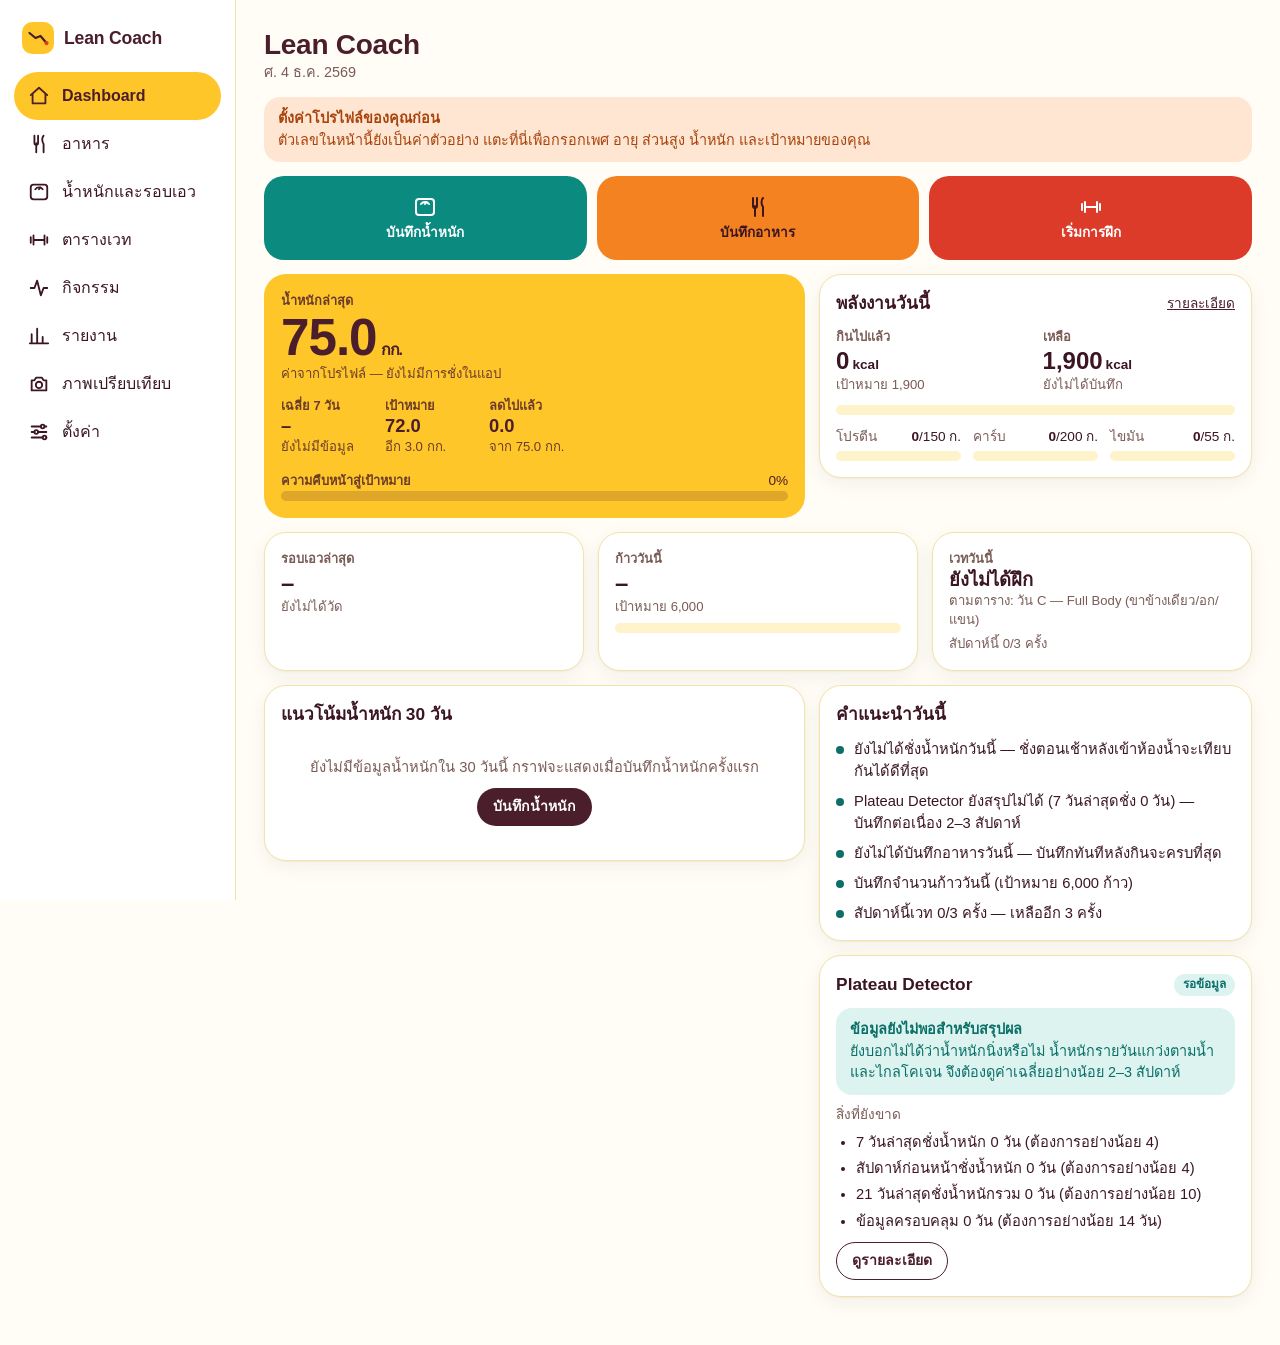
<file: index.html>
<!doctype html>
<html lang="th">
<head>
  <meta charset="utf-8">
  <meta name="viewport" content="width=device-width, initial-scale=1, viewport-fit=cover">
  <title>Lean Coach</title>
  <meta name="description" content="ติดตามการลดไขมันและรักษากล้ามเนื้อ: อาหาร น้ำหนัก รอบเอว เวท และกิจกรรม">
  <meta name="theme-color" content="#ffc629">
  <meta name="apple-mobile-web-app-capable" content="yes">
  <meta name="apple-mobile-web-app-status-bar-style" content="black-translucent">
  <meta name="apple-mobile-web-app-title" content="Lean Coach">
  <meta name="robots" content="noindex">
  <link rel="manifest" href="manifest.webmanifest">
  <link rel="icon" href="icons/icon.svg" type="image/svg+xml">
  <link rel="apple-touch-icon" href="icons/icon-180.png">
  <link rel="stylesheet" href="css/app.css">
</head>
<body>
  <div class="app">
    <aside class="sidebar">
      <div class="brand"><img src="icons/icon.svg" alt="" width="32" height="32"><span>Lean Coach</span></div>
      <nav id="sidebar-nav" aria-label="เมนูหลัก"></nav>
    </aside>
    <main>
      <div id="storage-warning" class="notice notice-warn" hidden>
        เบราว์เซอร์นี้ไม่อนุญาตให้บันทึกข้อมูลถาวร (เช่น โหมดส่วนตัว) ข้อมูลจะหายเมื่อปิดหน้านี้
      </div>
      <div id="view" aria-live="polite">
        <div class="loading"><span class="spinner"></span> กำลังโหลดข้อมูล…</div>
      </div>
    </main>
  </div>
  <div id="more-menu" class="more-menu" hidden></div>
  <nav id="tabbar" class="tabbar" aria-label="เมนูหลัก"></nav>
  <div id="toast-root" class="toast-root"></div>
  <noscript><p style="padding:24px">Lean Coach ต้องใช้ JavaScript</p></noscript>
  <script type="module" src="js/app.js"></script>
</body>
</html>
</file>
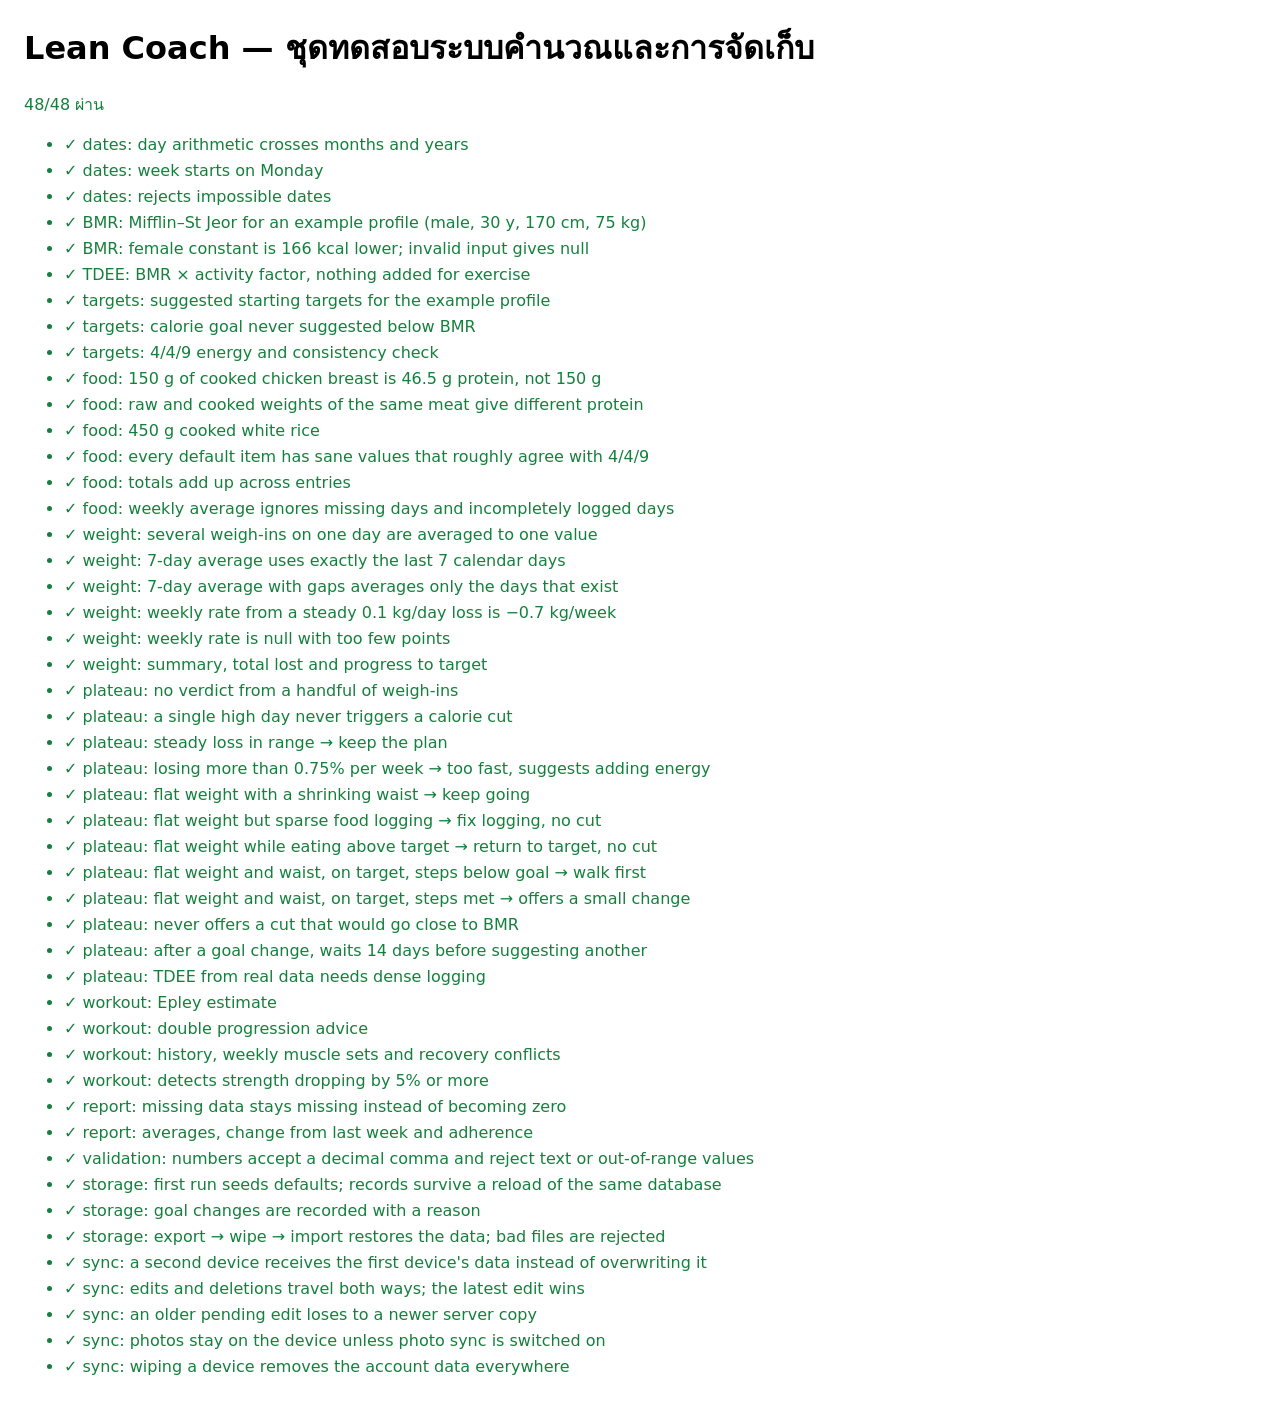
<file: tests/index.html>
<!doctype html>
<html lang="th">
<head>
  <meta charset="utf-8">
  <meta name="viewport" content="width=device-width, initial-scale=1">
  <title>Lean Coach — tests</title>
  <style>
    body { font-family: system-ui, "Segoe UI", "Noto Sans Thai", sans-serif; margin: 24px; line-height: 1.5; }
    .pass { color: #15803d; } .fail { color: #b42318; font-weight: 600; }
    li { margin: 2px 0; } code { background: #f1f1f1; padding: 1px 5px; border-radius: 4px; }
  </style>
</head>
<body>
  <h1>Lean Coach — ชุดทดสอบระบบคำนวณและการจัดเก็บ</h1>
  <p id="summary">กำลังรัน…</p>
  <ul id="results"></ul>
  <script type="module">
    import './domain.test.js';
    import { run } from './harness.js';
    const results = await run();
    const failed = results.filter((r) => !r.pass);
    document.getElementById('summary').textContent = `${results.length - failed.length}/${results.length} ผ่าน${failed.length ? ` — ล้มเหลว ${failed.length}` : ''}`;
    document.getElementById('summary').className = failed.length ? 'fail' : 'pass';
    const list = document.getElementById('results');
    for (const r of results) {
      const li = document.createElement('li');
      li.className = r.pass ? 'pass' : 'fail';
      li.textContent = `${r.pass ? '✓' : '✗'} ${r.name}${r.pass ? '' : ` — ${r.error}`}`;
      list.appendChild(li);
    }
    window.__testResults = results;
  </script>
</body>
</html>
</file>
<file: css/app.css>
/* Palette: sunny yellow blocks, deep maroon ink, white page, bright snack-pack accents. */
:root {
  --bg: #fffdf6;
  --surface: #ffffff;
  --surface-2: #fff3cc;
  --border: #f4e3a6;
  --text: #3b1622;
  --muted: #7a5b55;
  --brand: #ffc629;
  --brand-ink: #4b1e2b;
  --primary: #4b1e2b;
  --primary-2: #6a2a3c;
  --on-primary: #ffffff;
  --tint: #ffe38a;
  --teal: #0b8a80;
  --orange: #f58220;
  --red: #dc3b2a;
  --ok: #0b7a52;
  --ok-bg: #dff5ea;
  --warn: #a8430c;
  --warn-bg: #ffe6d2;
  --info: #0b6f68;
  --info-bg: #dcf3f0;
  --danger: #c0271a;
  --danger-bg: #fde4e0;
  --chart-avg: #0b8a80;
  --chart-raw: #c9ad6a;
  --chart-alt: #f58220;
  --grid: #f6ebc4;
  --radius: 22px;
  --shadow: 0 1px 2px rgba(75, 30, 43, 0.04), 0 6px 20px rgba(75, 30, 43, 0.06);
  --tabbar-h: 62px;
  color-scheme: light;
}

@media (prefers-color-scheme: dark) {
  :root {
    --bg: #1b1013;
    --surface: #2a1a1f;
    --surface-2: #38242a;
    --border: #4a3138;
    --text: #fbeecb;
    --muted: #c8ad9c;
    --brand: #ffc629;
    --brand-ink: #3b1622;
    --primary: #ffc629;
    --primary-2: #ffd45c;
    --on-primary: #3b1622;
    --tint: #4d3a1c;
    --teal: #12a89d;
    --orange: #f58220;
    --red: #e8523f;
    --ok: #55d6a0;
    --ok-bg: #173a2c;
    --warn: #ffb27a;
    --warn-bg: #4a2a16;
    --info: #6fd9d0;
    --info-bg: #143a38;
    --danger: #ff8a7d;
    --danger-bg: #4a1d19;
    --chart-avg: #2cc4b8;
    --chart-raw: #8f7a55;
    --chart-alt: #f58220;
    --grid: #3a272c;
    --shadow: none;
    color-scheme: dark;
  }
}
* { box-sizing: border-box; }
html { -webkit-text-size-adjust: 100%; }
body {
  margin: 0;
  background: var(--bg);
  color: var(--text);
  font-family: -apple-system, BlinkMacSystemFont, "Segoe UI", "Noto Sans Thai", "Leelawadee UI", Thonburi, Tahoma, sans-serif;
  font-size: 16px;
  line-height: 1.5;
  -webkit-font-smoothing: antialiased;
}
h1, h2, h3, p { margin: 0; }
h1 { font-size: 1.75rem; line-height: 1.2; font-weight: 800; letter-spacing: -0.01em; color: var(--primary); }
h2 { font-size: 1.08rem; font-weight: 750; }
h3 { font-size: 0.95rem; font-weight: 650; }
a { color: var(--primary); }
button, input, select, textarea { font: inherit; color: inherit; }
.icon { width: 22px; height: 22px; flex: none; }
.muted { color: var(--muted); }
.small { font-size: 0.85rem; }
.num { font-variant-numeric: tabular-nums; }
[hidden] { display: none !important; }

/* ---------- layout ---------- */
.app { display: flex; min-height: 100vh; }
.sidebar { display: none; }
main {
  flex: 1;
  min-width: 0;
  padding: calc(16px + env(safe-area-inset-top)) 16px calc(var(--tabbar-h) + 28px + env(safe-area-inset-bottom));
  max-width: 1080px;
  margin: 0 auto;
}
#view { display: grid; gap: 14px; }
.page-head { display: flex; align-items: flex-end; justify-content: space-between; gap: 12px; flex-wrap: wrap; }
.page-head p { color: var(--muted); font-size: 0.9rem; }
.grid { display: grid; gap: 14px; }
.grid-2 { grid-template-columns: repeat(2, minmax(0, 1fr)); }
.grid-3 { grid-template-columns: repeat(2, minmax(0, 1fr)); }
.cols { display: grid; gap: 14px; }

.tabbar {
  position: fixed; left: 0; right: 0; bottom: 0; z-index: 20;
  display: grid; grid-template-columns: repeat(5, 1fr);
  background: var(--surface); border-top: 1px solid var(--border);
  padding-bottom: env(safe-area-inset-bottom);
}
.tab {
  display: flex; flex-direction: column; align-items: center; justify-content: center; gap: 2px;
  height: var(--tabbar-h); border: 0; background: none; cursor: pointer;
  color: var(--muted); text-decoration: none; font-size: 0.7rem; font-weight: 600;
}
.tab .icon { padding: 3px 14px; width: 50px; height: 28px; border-radius: 999px; }
.tab.active { color: var(--text); }
.tab.active .icon { background: var(--brand); color: var(--brand-ink); }
.more-menu {
  position: fixed; right: 10px; bottom: calc(var(--tabbar-h) + 10px + env(safe-area-inset-bottom)); z-index: 21;
  background: var(--surface); border: 1px solid var(--border); border-radius: 14px; box-shadow: 0 8px 30px rgba(0,0,0,.18);
  padding: 6px; min-width: 210px;
}
.more-link, .side-link {
  display: flex; align-items: center; gap: 12px; padding: 12px 14px; border-radius: 10px;
  color: var(--text); text-decoration: none; font-weight: 550;
}
.more-link, .side-link { border-radius: 999px; }
.more-link.active, .side-link.active { background: var(--brand); color: var(--brand-ink); }
.side-link:hover, .more-link:hover { background: var(--surface-2); }

@media (min-width: 900px) {
  .sidebar {
    display: flex; flex-direction: column; gap: 18px; width: 236px; flex: none;
    padding: 22px 14px; border-right: 1px solid var(--border); background: var(--surface);
    position: sticky; top: 0; height: 100vh;
  }
  .brand { display: flex; align-items: center; gap: 10px; font-weight: 750; font-size: 1.1rem; padding: 0 8px; }
  .brand { color: var(--primary); font-weight: 850; letter-spacing: -0.01em; }
  .brand img { border-radius: 10px; }
  .tabbar, .more-menu { display: none; }
  main { padding: 28px 28px 48px; }
  .grid-3 { grid-template-columns: repeat(3, minmax(0, 1fr)); }
  .cols { grid-template-columns: minmax(0, 1.25fr) minmax(0, 1fr); align-items: start; }
}

/* ---------- cards ---------- */
.card {
  background: var(--surface); border: 1px solid var(--border); border-radius: var(--radius);
  padding: 16px; box-shadow: var(--shadow); min-width: 0;
}
.card-head { display: flex; align-items: center; justify-content: space-between; gap: 10px; margin-bottom: 10px; }
.card-head .muted { font-size: 0.85rem; }
.hero { background: var(--brand); color: var(--brand-ink); border-color: transparent; box-shadow: none; }
.hero .muted { color: inherit; opacity: 0.8; }
.hero .bar { background: rgba(75, 30, 43, 0.18); }
.hero .bar span { background: var(--brand-ink); }
.hero .stat-big { color: var(--brand-ink); }
.stat-label { font-size: 0.8rem; color: var(--muted); font-weight: 600; }
.stat-value { font-size: 1.5rem; font-weight: 800; line-height: 1.2; font-variant-numeric: tabular-nums; }
.stat-value small { font-size: 0.85rem; font-weight: 600; margin-left: 3px; }
.stat-big { font-size: 3.2rem; font-weight: 850; line-height: 1.05; letter-spacing: -0.02em; font-variant-numeric: tabular-nums; }
.stat-big small { font-size: 1rem; font-weight: 600; margin-left: 4px; }
.stat-sub { font-size: 0.82rem; color: var(--muted); }
.hero .stat-label, .hero .stat-sub { color: inherit; opacity: 0.82; }
.hero-row { display: flex; gap: 18px; flex-wrap: wrap; margin-top: 12px; }
.hero-row > div { min-width: 86px; }
.hero-row .stat-value { font-size: 1.15rem; }

.bar { height: 10px; border-radius: 999px; background: var(--surface-2); overflow: hidden; }
.bar span { display: block; height: 100%; border-radius: 999px; background: var(--primary); }
.bar-over span { background: var(--warn); }
.macro { display: grid; gap: 4px; }
.macro-row { display: flex; justify-content: space-between; font-size: 0.85rem; }
.macros { display: grid; grid-template-columns: repeat(3, minmax(0, 1fr)); gap: 12px; margin-top: 12px; }

.badge {
  display: inline-flex; align-items: center; gap: 4px; padding: 2px 9px; border-radius: 999px;
  font-size: 0.74rem; font-weight: 650; background: var(--surface-2); color: var(--muted); white-space: nowrap;
}
.badge-ok { background: var(--ok-bg); color: var(--ok); }
.badge-warn { background: var(--warn-bg); color: var(--warn); }
.badge-info { background: var(--info-bg); color: var(--info); }
.badge-raw { background: var(--warn-bg); color: var(--warn); }
.badge-cooked { background: var(--info-bg); color: var(--info); }

.notice { border-radius: 16px; padding: 11px 14px; font-size: 0.9rem; background: var(--surface-2); }
.notice-ok { background: var(--ok-bg); color: var(--ok); }
.notice-warn { background: var(--warn-bg); color: var(--warn); }
.notice-info { background: var(--info-bg); color: var(--info); }
.notice b { font-weight: 700; }
.advice { display: grid; gap: 8px; padding: 0; margin: 0; list-style: none; }
.advice li { display: flex; gap: 10px; align-items: flex-start; font-size: 0.92rem; }
.advice .dot-ind { width: 8px; height: 8px; border-radius: 50%; margin-top: 8px; flex: none; background: var(--info); }
.advice .tone-ok .dot-ind { background: var(--ok); }
.advice .tone-warn .dot-ind { background: var(--warn); }
ul.plain { margin: 6px 0 0; padding-left: 20px; display: grid; gap: 4px; font-size: 0.92rem; }

/* ---------- controls ---------- */
.btn {
  display: inline-flex; align-items: center; justify-content: center; gap: 8px;
  min-height: 46px; padding: 0 20px; border-radius: 999px; border: 1px solid transparent;
  font-weight: 700; cursor: pointer; text-decoration: none; white-space: nowrap;
  background: var(--surface-2); color: var(--text);
}
.btn:active { transform: translateY(1px); }
.btn:disabled { opacity: 0.5; cursor: not-allowed; }
.btn-primary { background: var(--primary); color: var(--on-primary); }
.btn-primary:hover { background: var(--primary-2); }
.btn-outline { background: var(--surface); border: 1.5px solid var(--primary); color: var(--primary); }
.btn-ghost { background: transparent; }
.btn-danger { background: var(--danger); color: #fff; }
.btn-sm { min-height: 38px; padding: 0 15px; font-size: 0.88rem; }
.btn-block { width: 100%; }
.btn .icon { width: 18px; height: 18px; }
.btn-row { display: flex; gap: 10px; flex-wrap: wrap; justify-content: flex-end; margin-top: 16px; }
.btn-row.start { justify-content: flex-start; margin-top: 0; }
.icon-btn {
  display: inline-grid; place-items: center; width: 42px; height: 42px; border-radius: 10px;
  border: 0; background: transparent; color: var(--muted); cursor: pointer; flex: none;
}
.icon-btn:hover { background: var(--surface-2); color: var(--text); }
.icon-btn .icon { width: 19px; height: 19px; }
.icon-btn.on { color: var(--orange); }
.icon-btn.on .icon { fill: currentColor; }
.quick { display: grid; grid-template-columns: repeat(3, minmax(0, 1fr)); gap: 10px; }
.quick .btn { flex-direction: column; gap: 6px; min-height: 84px; font-size: 0.85rem; padding: 10px 6px; white-space: normal; text-align: center; line-height: 1.2; border-radius: 20px; color: #fff; }
.quick .btn .icon { width: 24px; height: 24px; }
.quick .btn:nth-child(1) { background: var(--teal); }
.quick .btn:nth-child(2) { background: var(--orange); color: #3b1622; }
.quick .btn:nth-child(3) { background: var(--red); }
.quick .btn:hover { filter: brightness(1.06); }
.seg { display: inline-flex; background: var(--surface-2); border-radius: 999px; padding: 3px; gap: 2px; }
.seg button { border: 0; background: transparent; padding: 7px 13px; border-radius: 999px; font-size: 0.85rem; font-weight: 700; color: var(--muted); cursor: pointer; min-height: 36px; }
.seg button.active { background: var(--primary); color: var(--on-primary); }
.chips { display: flex; gap: 6px; overflow-x: auto; padding-bottom: 4px; scrollbar-width: none; }
.chips::-webkit-scrollbar { display: none; }
.chip { border: 1px solid var(--border); background: var(--surface); border-radius: 999px; padding: 7px 13px; font-size: 0.85rem; font-weight: 600; white-space: nowrap; cursor: pointer; color: var(--muted); min-height: 38px; }
.chip.active { background: var(--primary); border-color: var(--primary); color: var(--on-primary); }

form { display: grid; gap: 12px; }
.field { display: grid; gap: 5px; min-width: 0; }
.field > span, .field > label { font-size: 0.82rem; font-weight: 650; color: var(--muted); }
.field-row { display: grid; grid-template-columns: repeat(2, minmax(0, 1fr)); gap: 10px; }
.field-row.three { grid-template-columns: repeat(3, minmax(0, 1fr)); }
.field-row.four { grid-template-columns: repeat(4, minmax(0, 1fr)); }
input, select, textarea {
  width: 100%; min-height: 46px; padding: 9px 14px; border-radius: 14px;
  border: 1.5px solid var(--border); background: var(--surface); min-width: 0;
}
textarea { min-height: 76px; resize: vertical; }
input:focus-visible, select:focus-visible, textarea:focus-visible, button:focus-visible, a:focus-visible {
  outline: 2px solid var(--primary); outline-offset: 2px;
}
input[type="checkbox"], input[type="radio"] { width: 20px; min-height: 20px; height: 20px; padding: 0; accent-color: var(--primary); }
.check { display: flex; align-items: center; gap: 8px; font-size: 0.92rem; }
.hint { font-size: 0.8rem; color: var(--muted); }

/* ---------- lists ---------- */
.list { display: grid; }
.row { display: flex; align-items: center; gap: 10px; padding: 10px 0; border-top: 1px solid var(--border); min-width: 0; }
.row:first-child { border-top: 0; }
.row-main { flex: 1; min-width: 0; }
.row-title { font-weight: 600; overflow-wrap: anywhere; }
.row-sub { font-size: 0.82rem; color: var(--muted); overflow-wrap: anywhere; }
.row-value { font-weight: 700; font-variant-numeric: tabular-nums; white-space: nowrap; text-align: right; }
.row-btn { width: 100%; text-align: left; background: none; border: 0; padding: 0; cursor: pointer; display: flex; align-items: center; gap: 10px; min-width: 0; }
.empty { text-align: center; color: var(--muted); padding: 18px 8px; display: grid; gap: 10px; justify-items: center; font-size: 0.92rem; }
.loading { display: flex; gap: 10px; align-items: center; justify-content: center; padding: 60px 0; color: var(--muted); }
.spinner { width: 18px; height: 18px; border-radius: 50%; border: 2px solid var(--border); border-top-color: var(--primary); animation: spin 0.8s linear infinite; }
@keyframes spin { to { transform: rotate(360deg); } }
.error-card { display: grid; gap: 10px; border-color: var(--danger); }
.date-nav { display: flex; align-items: center; gap: 4px; }
.date-nav input { width: auto; flex: 1; text-align: center; font-weight: 650; }
.kv { display: grid; grid-template-columns: 1fr auto; gap: 6px 12px; font-size: 0.92rem; }
.kv dt { color: var(--muted); }
.kv dd { margin: 0; font-weight: 650; text-align: right; font-variant-numeric: tabular-nums; }
table.tbl { width: 100%; border-collapse: collapse; font-size: 0.88rem; }
.tbl th, .tbl td { text-align: left; padding: 7px 6px; border-top: 1px solid var(--border); font-variant-numeric: tabular-nums; }
.tbl th { color: var(--muted); font-weight: 650; border-top: 0; font-size: 0.8rem; }

/* ---------- charts ---------- */
.chart { position: relative; touch-action: pan-y; }
.chart svg { display: block; max-width: 100%; }
.chart .grid { stroke: var(--grid); stroke-width: 1; }
.chart .tick { fill: var(--muted); font-size: 11px; }
.chart .band { fill: var(--brand); opacity: 0.28; }
.chart .band-label { fill: var(--muted); font-size: 10.5px; }
.chart .dot { stroke: var(--surface); stroke-width: 1.5; }
.chart .cross { stroke: var(--muted); stroke-width: 1; stroke-dasharray: 3 3; }
.chart .bar-mark { fill: var(--chart-raw); }
.chart .bar-mark.met { fill: var(--chart-avg); }
.chart .goal-line { stroke: var(--muted); stroke-width: 1.5; stroke-dasharray: 5 4; }
.chart-tip {
  position: absolute; top: 0; pointer-events: none; z-index: 2;
  background: var(--text); color: var(--surface); border-radius: 8px; padding: 6px 9px; font-size: 0.78rem; white-space: nowrap;
}
.chart-tip .tip-title { opacity: 0.75; }
.chart-tip i { display: inline-block; width: 8px; height: 8px; border-radius: 50%; margin-right: 6px; }
.legend { display: flex; gap: 14px; flex-wrap: wrap; font-size: 0.8rem; color: var(--muted); margin-top: 6px; }
.legend span { display: inline-flex; align-items: center; gap: 6px; }
.legend .sw-line { width: 16px; height: 3px; border-radius: 2px; }
.legend .sw-dot { width: 8px; height: 8px; border-radius: 50%; }

/* ---------- sheets & toasts ---------- */
dialog.sheet {
  border: 0; padding: 0; background: var(--surface); color: var(--text);
  width: 100%; max-width: 100%; margin: auto 0 0; border-radius: 20px 20px 0 0; max-height: 92dvh;
}
dialog.sheet[open] { display: flex; flex-direction: column; }
dialog.sheet::backdrop { background: rgba(43, 14, 22, 0.6); }
.sheet-head { display: flex; align-items: center; justify-content: space-between; gap: 10px; padding: 14px 10px 8px 18px; }
.sheet-body { padding: 4px 18px calc(18px + env(safe-area-inset-bottom)); overflow-y: auto; display: grid; gap: 12px; }
.confirm-text { white-space: pre-line; }
@media (min-width: 640px) {
  dialog.sheet { margin: auto; width: 520px; border-radius: 20px; max-height: 88vh; }
  dialog.sheet.sheet-wide { width: 720px; }
}
.toast-root { position: fixed; left: 0; right: 0; top: calc(12px + env(safe-area-inset-top)); z-index: 2147483647; display: grid; gap: 8px; justify-items: center; pointer-events: none; padding: 0 12px; }
.toast { background: var(--text); color: var(--surface); padding: 10px 16px; border-radius: 12px; font-size: 0.9rem; font-weight: 600; box-shadow: 0 6px 24px rgba(0,0,0,.25); transition: opacity .3s, transform .3s; max-width: 100%; }
.toast-error { background: var(--danger); color: #fff; }
.toast-out { opacity: 0; transform: translateY(-8px); }

/* ---------- page specifics ---------- */
.meal-total { font-size: 0.82rem; color: var(--muted); font-variant-numeric: tabular-nums; }
.food-list { max-height: 46vh; overflow-y: auto; margin: 0 -4px; padding: 0 4px; }
.preview { display: grid; grid-template-columns: repeat(4, 1fr); gap: 8px; text-align: center; background: var(--surface-2); border-radius: 12px; padding: 10px 6px; }
.preview b { display: block; font-size: 1.05rem; font-variant-numeric: tabular-nums; }
.preview span { font-size: 0.74rem; color: var(--muted); }
.set-row { display: grid; grid-template-columns: 26px 1fr 1fr auto; gap: 8px; align-items: center; }
.set-row .idx { color: var(--muted); font-weight: 700; text-align: center; }
.set-done { display: flex; align-items: center; gap: 8px; font-variant-numeric: tabular-nums; padding: 4px 0; }
.set-done .idx { width: 26px; color: var(--muted); font-weight: 700; text-align: center; }
.rest-bar {
  position: sticky; bottom: calc(var(--tabbar-h) + 10px + env(safe-area-inset-bottom)); z-index: 5;
  display: flex; align-items: center; justify-content: space-between; gap: 10px;
  background: var(--text); color: var(--surface); border-radius: 14px; padding: 10px 14px; font-weight: 650;
}
.rest-bar .btn { background: var(--brand); color: var(--brand-ink); }
@media (min-width: 900px) { .rest-bar { bottom: 16px; } }
.photo-grid { display: grid; grid-template-columns: repeat(auto-fill, minmax(104px, 1fr)); gap: 8px; }
.photo-thumb { position: relative; aspect-ratio: 3 / 4; border-radius: 12px; overflow: hidden; border: 2px solid transparent; padding: 0; cursor: pointer; background: var(--surface-2); }
.photo-thumb img { width: 100%; height: 100%; object-fit: cover; display: block; }
.photo-thumb.sel { border-color: var(--primary); }
.photo-thumb .tag { position: absolute; left: 0; right: 0; bottom: 0; background: rgba(0,0,0,.6); color: #fff; font-size: 0.7rem; padding: 3px 6px; text-align: left; }
.photo-thumb .pick { position: absolute; top: 5px; left: 5px; background: var(--primary); color: var(--on-primary); border-radius: 999px; font-size: 0.7rem; font-weight: 700; padding: 1px 7px; }
.compare { display: grid; grid-template-columns: 1fr 1fr; gap: 8px; }
.compare figure { margin: 0; }
.compare img { width: 100%; aspect-ratio: 3 / 4; object-fit: cover; border-radius: 12px; display: block; background: var(--surface-2); }
.compare figcaption { font-size: 0.8rem; color: var(--muted); margin-top: 4px; }
.slider { position: relative; aspect-ratio: 3 / 4; max-width: 460px; margin: 0 auto; border-radius: 12px; overflow: hidden; background: var(--surface-2); user-select: none; }
.slider img { position: absolute; inset: 0; width: 100%; height: 100%; object-fit: cover; pointer-events: none; }
.slider .after-img { clip-path: inset(0 0 0 var(--pos, 50%)); }
.slider .handle { position: absolute; top: 0; bottom: 0; left: var(--pos, 50%); width: 3px; background: #fff; box-shadow: 0 0 6px rgba(0,0,0,.5); transform: translateX(-50%); pointer-events: none; }
.slider input[type="range"] { position: absolute; inset: 0; width: 100%; height: 100%; opacity: 0; cursor: ew-resize; margin: 0; padding: 0; border: 0; }
.slider .lbl { position: absolute; bottom: 8px; background: rgba(0,0,0,.6); color: #fff; font-size: 0.72rem; padding: 2px 8px; border-radius: 999px; pointer-events: none; }
.slider .lbl-l { left: 8px; }
.slider .lbl-r { right: 8px; }
.muscles { display: flex; flex-wrap: wrap; gap: 6px; }
details.more > summary { cursor: pointer; font-weight: 650; font-size: 0.9rem; color: var(--primary); padding: 6px 0; }
details.more[open] > summary { margin-bottom: 8px; }

/* ---------- exercise illustrations ---------- */
.art { display: block; width: 100%; max-width: 340px; height: auto; margin: 0 auto; }
.art-one { max-width: 160px; }
.art-thumb { width: 52px; max-width: none; flex: none; margin: 0; }
.art-bg { fill: var(--surface-2); }
.art-floor { stroke: var(--border); stroke-width: 3; stroke-linecap: round; fill: none; }
.art-near, .art-far { fill: none; stroke-width: 5; stroke-linecap: round; stroke-linejoin: round; }
.art-near { stroke: var(--text); }
.art-far { stroke: var(--muted); opacity: 0.55; }
.art-head { fill: var(--text); }
.art-db { stroke: var(--red); stroke-width: 7; stroke-linecap: round; fill: none; }
.art-bench { fill: var(--surface); stroke: var(--muted); stroke-width: 1.5; opacity: 0.8; }
.art-arrow { stroke: var(--muted); stroke-width: 2; fill: none; stroke-linecap: round; stroke-linejoin: round; }
.art-btn { display: block; width: 100%; padding: 0; border: 0; background: none; cursor: pointer; border-radius: 14px; }
ol.cues { margin: 0; padding-left: 22px; display: grid; gap: 6px; font-size: 0.95rem; }
</file>
